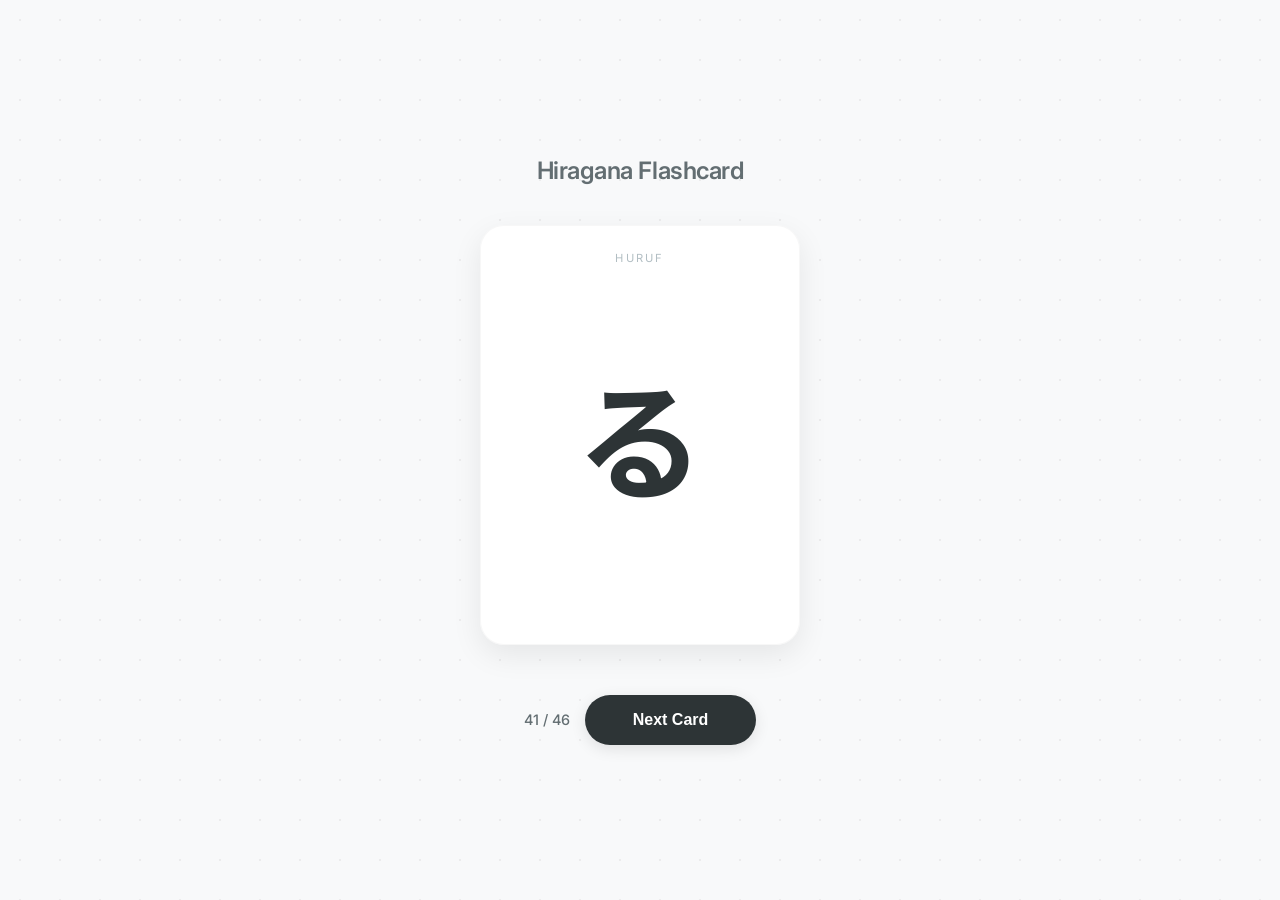
<file: flashcards.html>
<!DOCTYPE html>
<html lang="id">
<head>
    <meta charset="UTF-8">
    <meta name="viewport" content="width=device-width, initial-scale=1.0">
    <title>Flashcard Hiragana — Minimalis</title>
    <link href="https://fonts.googleapis.com/css2?family=Inter:wght@400;600&family=Noto+Sans+JP:wght@500;700&display=swap" rel="stylesheet">
    <style>
        :root {
            --bg: #f8f9fa;
            --card-front: #ffffff;
            --card-back: #fff0f5;
            --accent: #e8729a; /* Sakura Pink */
            --text-main: #2d3436;
            --text-sub: #636e72;
            --shadow: 0 10px 30px rgba(0,0,0,0.08);
            --radius: 24px;
        }

        * {
            box-sizing: border-box;
            margin: 0;
            padding: 0;
            -webkit-tap-highlight-color: transparent;
        }

        body {
            font-family: 'Inter', sans-serif;
            background: var(--bg);
            color: var(--text-main);
            display: flex;
            flex-direction: column;
            align-items: center;
            justify-content: center;
            min-height: 100vh;
            padding: 20px;
            overflow: hidden;
        }

        .header {
            text-align: center;
            margin-bottom: 40px;
        }

        .header h1 {
            font-size: 1.5rem;
            font-weight: 600;
            letter-spacing: -0.02em;
            color: var(--text-sub);
        }

        /* Flashcard Container */
        .flashcard-container {
            perspective: 1000px;
            width: 100%;
            max-width: 320px;
            height: 420px;
            cursor: pointer;
        }

        .flashcard {
            position: relative;
            width: 100%;
            height: 100%;
            text-align: center;
            transition: transform 0.6s cubic-bezier(0.4, 0, 0.2, 1);
            transform-style: preserve-3d;
            box-shadow: var(--shadow);
            border-radius: var(--radius);
        }

        .flashcard.is-flipped {
            transform: rotateY(180deg);
        }

        .card-face {
            position: absolute;
            width: 100%;
            height: 100%;
            backface-visibility: hidden;
            display: flex;
            flex-direction: column;
            align-items: center;
            justify-content: center;
            border-radius: var(--radius);
            border: 1px solid rgba(0,0,0,0.03);
            background: var(--card-front);
            padding: 20px;
        }

        .card-back {
            background: var(--card-back);
            transform: rotateY(180deg);
        }

        /* Typography */
        .char {
            font-family: 'Noto Sans JP', sans-serif;
            font-size: 8rem;
            font-weight: 700;
            line-height: 1;
            color: var(--text-main);
        }

        .romaji {
            font-size: 2.5rem;
            font-weight: 600;
            color: var(--accent);
            letter-spacing: 0.05em;
        }

        .hint {
            margin-top: 15px;
            font-size: 0.85rem;
            color: var(--text-sub);
            max-width: 80%;
            line-height: 1.5;
        }

        .label {
            position: absolute;
            top: 25px;
            font-size: 0.7rem;
            text-transform: uppercase;
            letter-spacing: 0.2em;
            color: #b2bec3;
        }

        /* Controls */
        .controls {
            margin-top: 50px;
            display: flex;
            gap: 15px;
            align-items: center;
        }

        .btn-next {
            background: var(--text-main);
            color: white;
            border: none;
            padding: 16px 48px;
            border-radius: 50px;
            font-size: 1rem;
            font-weight: 600;
            cursor: pointer;
            transition: all 0.3s ease;
            box-shadow: 0 4px 15px rgba(0,0,0,0.1);
        }

        .btn-next:hover {
            transform: translateY(-2px);
            background: #000;
            box-shadow: 0 6px 20px rgba(0,0,0,0.15);
        }

        .btn-next:active {
            transform: translateY(0);
        }

        .counter {
            font-size: 0.9rem;
            color: var(--text-sub);
            font-weight: 500;
        }

        /* Background Deco */
        .bg-pattern {
            position: fixed;
            top: 0;
            left: 0;
            width: 100%;
            height: 100%;
            background-image: radial-gradient(#e0e0e0 1px, transparent 1px);
            background-size: 40px 40px;
            z-index: -1;
            opacity: 0.5;
        }

        @media (max-height: 700px) {
            .flashcard-container { height: 350px; }
            .char { font-size: 6rem; }
            .header { margin-bottom: 20px; }
        }
    </style>
</head>
<body>
    <div class="bg-pattern"></div>

    <div class="header">
        <h1>Hiragana Flashcard</h1>
    </div>

    <div class="flashcard-container" id="cardContainer">
        <div class="flashcard" id="card">
            <!-- Sisi Depan -->
            <div class="card-face card-front">
                <span class="label">Huruf</span>
                <div class="char" id="displayChar">あ</div>
            </div>
            <!-- Sisi Belakang -->
            <div class="card-face card-back">
                <span class="label">Bunyi / Romaji</span>
                <div class="romaji" id="displayRomaji">a</div>
                <div class="hint" id="displayHint">Klik kartu untuk melihat huruf lagi</div>
            </div>
        </div>
    </div>

    <div class="controls">
        <span class="counter" id="counter">01 / 46</span>
        <button class="btn-next" id="nextBtn">Next Card</button>
    </div>

    <script>
        const hiraganaData = [
            { char: "あ", romaji: "a" }, { char: "い", romaji: "i" }, { char: "う", romaji: "u" },
            { char: "え", romaji: "e" }, { char: "お", romaji: "o" }, { char: "か", romaji: "ka" },
            { char: "き", romaji: "ki" }, { char: "く", romaji: "ku" }, { char: "け", romaji: "ke" },
            { char: "こ", romaji: "ko" }, { char: "さ", romaji: "sa" }, { char: "し", romaji: "shi" },
            { char: "す", romaji: "su" }, { char: "せ", romaji: "se" }, { char: "そ", romaji: "so" },
            { char: "た", romaji: "ta" }, { char: "ち", romaji: "chi" }, { char: "つ", romaji: "tsu" },
            { char: "て", romaji: "te" }, { char: "と", romaji: "to" }, { char: "な", romaji: "na" },
            { char: "に", romaji: "ni" }, { char: "ぬ", romaji: "nu" }, { char: "ね", romaji: "ne" },
            { char: "の", romaji: "no" }, { char: "は", romaji: "ha" }, { char: "ひ", romaji: "hi" },
            { char: "ふ", romaji: "fu" }, { char: "へ", romaji: "he" }, { char: "ほ", romaji: "ho" },
            { char: "ま", romaji: "ma" }, { char: "み", romaji: "mi" }, { char: "む", romaji: "mu" },
            { char: "め", romaji: "me" }, { char: "も", romaji: "mo" }, { char: "や", romaji: "ya" },
            { char: "ゆ", romaji: "yu" }, { char: "よ", romaji: "yo" }, { char: "ら", romaji: "ra" },
            { char: "り", romaji: "ri" }, { char: "る", romaji: "ru" }, { char: "れ", romaji: "re" },
            { char: "ろ", romaji: "ro" }, { char: "わ", romaji: "wa" }, { char: "を", romaji: "wo" },
            { char: "ん", romaji: "n" }
        ];

        let currentIndex = 0;
        const card = document.getElementById('card');
        const displayChar = document.getElementById('displayChar');
        const displayRomaji = document.getElementById('displayRomaji');
        const nextBtn = document.getElementById('nextBtn');
        const counter = document.getElementById('counter');

        // Fungsi Audio
        function speak(text) {
            const audioUrl = `https://dict.youdao.com/dictvoice?audio=${encodeURIComponent(text)}&le=jap`;
            const audio = new Audio(audioUrl);
            audio.play().catch(() => {
                if ('speechSynthesis' in window) {
                    window.speechSynthesis.cancel();
                    const msg = new SpeechSynthesisUtterance(text);
                    msg.lang = 'ja-JP';
                    window.speechSynthesis.speak(msg);
                }
            });
        }

        // Fungsi mengacak kartu
        function nextCard() {
            // Animasi reset flip jika kartu sedang terbuka
            card.classList.remove('is-flipped');
            
            // Tunggu sebentar agar animasi balik selesai sebelum ganti isi
            setTimeout(() => {
                const randomIndex = Math.floor(Math.random() * hiraganaData.length);
                const data = hiraganaData[randomIndex];
                
                displayChar.textContent = data.char;
                displayRomaji.textContent = data.romaji;
                
                // Play audio automatically for new card
                speak(data.char);
                
                // Update counter visual (index + 1)
                const displayNumber = (randomIndex + 1).toString().padStart(2, '0');
                counter.textContent = `${displayNumber} / ${hiraganaData.length}`;
            }, 150);
        }

        // Event listener klik kartu untuk flip
        card.addEventListener('click', () => {
            const isFlippingToBack = !card.classList.contains('is-flipped');
            card.classList.toggle('is-flipped');
            
            // Play audio when showing the back (romaji) too, for reinforcement
            if (isFlippingToBack) {
                speak(displayChar.textContent);
            }
        });

        // Event listener tombol next
        nextBtn.addEventListener('click', nextCard);

        // Inisialisasi awal
        nextCard();
    </script>
</body>
</html>
</file>
